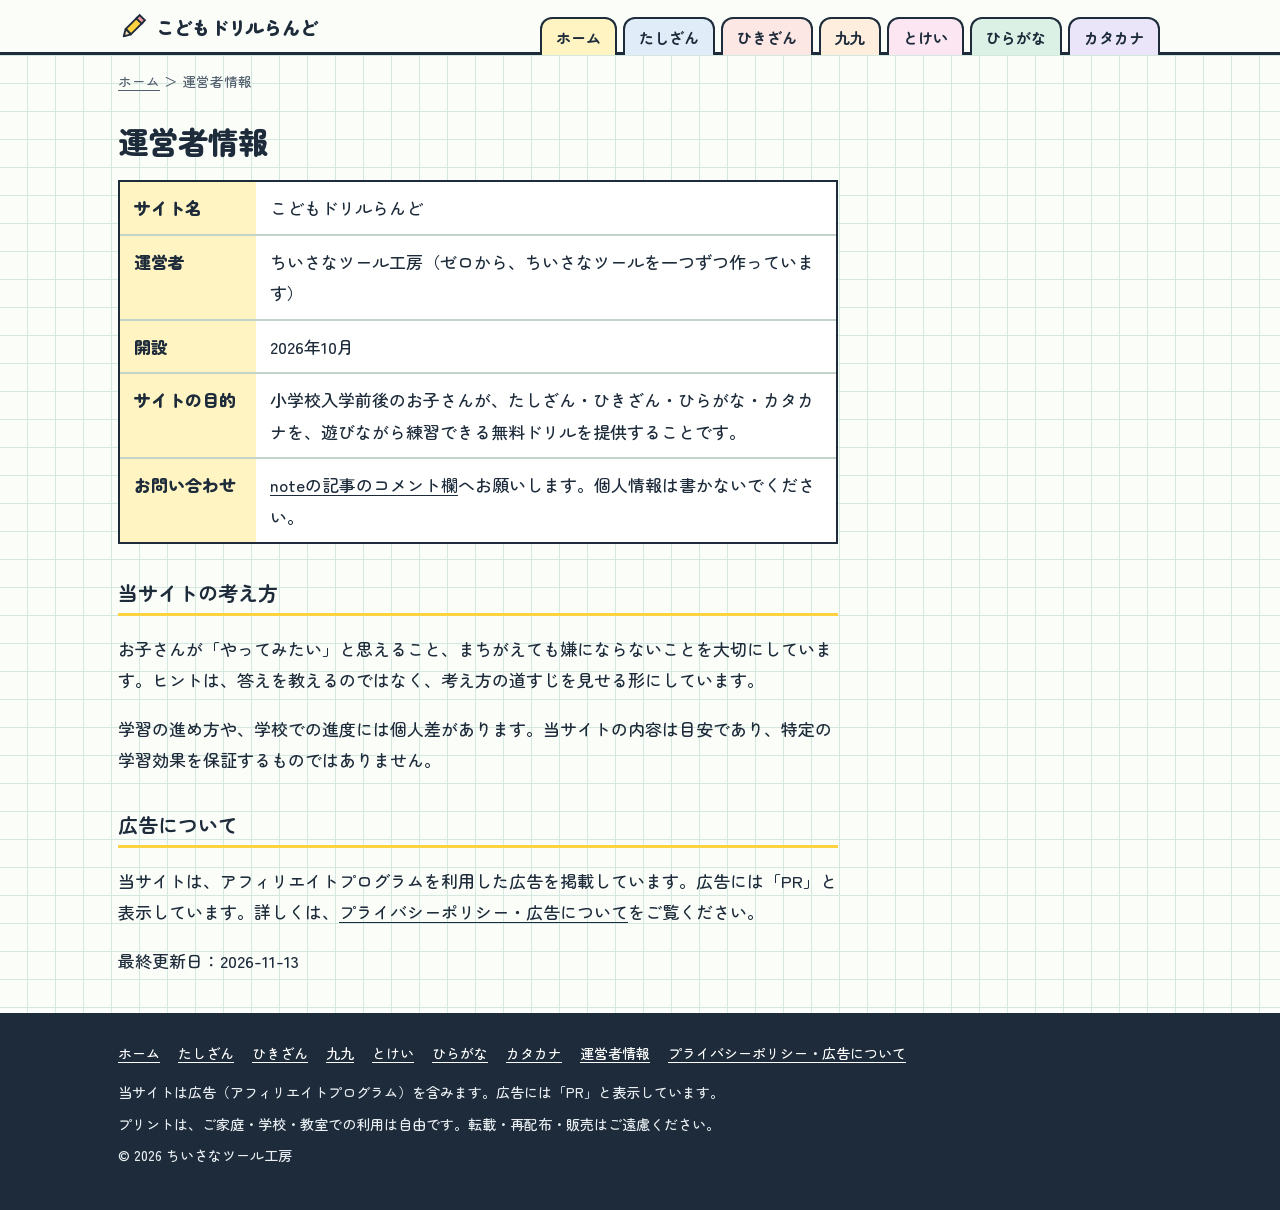
<file: about.html>
<!DOCTYPE html>
<html lang="ja">
<head>
<meta charset="UTF-8">
<meta name="viewport" content="width=device-width, initial-scale=1, viewport-fit=cover">
<title>運営者情報｜こどもドリルらんど</title>
<meta name="description" content="こどもドリルらんどの運営者情報とお問い合わせ先です。">
<link rel="canonical" href="https://zero-kobo.github.io/kids-drill/about.html">
<meta name="theme-color" content="#fbfdf9">
<meta property="og:type" content="website">
<meta property="og:site_name" content="こどもドリルらんど">
<meta property="og:title" content="運営者情報｜こどもドリルらんど">
<meta property="og:description" content="こどもドリルらんどの運営者情報とお問い合わせ先です。">
<meta property="og:url" content="https://zero-kobo.github.io/kids-drill/about.html">
<meta property="og:locale" content="ja_JP">
<meta name="twitter:card" content="summary_large_image">
<meta property="og:image" content="https://zero-kobo.github.io/kids-drill/assets/og.png?v=20261113b"><meta property="og:image:width" content="1200"><meta property="og:image:height" content="630"><meta name="twitter:image" content="https://zero-kobo.github.io/kids-drill/assets/og.png?v=20261113b">
<link rel="icon" href="data:image/svg+xml,%3Csvg xmlns='http://www.w3.org/2000/svg' viewBox='0 0 100 100'%3E%3Ctext y='.9em' font-size='90'%3E✏️%3C/text%3E%3C/svg%3E">
<link rel="preconnect" href="https://fonts.googleapis.com">
<link rel="preconnect" href="https://fonts.gstatic.com" crossorigin>
<link href="https://fonts.googleapis.com/css2?family=Klee+One:wght@400;600&family=Zen+Maru+Gothic:wght@500;700;900&display=swap" rel="stylesheet">
<link rel="stylesheet" href="assets/style.css?v=20261113b">
<script type="application/ld+json">{"@context": "https://schema.org", "@type": "BreadcrumbList", "itemListElement": [{"@type": "ListItem", "position": 1, "name": "ホーム", "item": "https://zero-kobo.github.io/kids-drill/"}, {"@type": "ListItem", "position": 2, "name": "運営者情報", "item": "https://zero-kobo.github.io/kids-drill/about.html"}]}</script>
<!-- Google tag (GA4) -->
<script async src="https://www.googletagmanager.com/gtag/js?id=G-40QSGNSQEL"></script>
<script>window.dataLayer=window.dataLayer||[];function gtag(){dataLayer.push(arguments);}gtag("js",new Date());gtag("config","G-40QSGNSQEL");</script>
</head>
<body class="p-hub">
<a class="sr" href="#main">本文へ移動</a>
<header class="site-top"><div class="wrap"><a class="logo" href="index.html"><svg viewBox="0 0 32 32" aria-hidden="true"><g transform="rotate(45 16 16)"><rect x="12" y="6" width="8" height="17" fill="#ffd23f" stroke="#1d2b3a" stroke-width="2"/><path d="M12 23h8l-4 7z" fill="#f3d9b1" stroke="#1d2b3a" stroke-width="2" stroke-linejoin="round"/><path d="M14.6 27.4h2.8L16 30z" fill="#1d2b3a"/><rect x="12" y="2" width="8" height="5" fill="#f19aa6" stroke="#1d2b3a" stroke-width="2"/></g></svg><span>こどもドリルらんど</span></a><nav class="tabs-nav" aria-label="メインメニュー"><a class="t-home" href="index.html">ホーム</a><a class="t-sum" href="tashizan.html">たしざん</a><a class="t-sub" href="hikizan.html">ひきざん</a><a class="t-mul" href="kuku.html">九九</a><a class="t-clk" href="tokei.html">とけい</a><a class="t-kana" href="hiragana.html">ひらがな</a><a class="t-kata" href="katakana.html">カタカナ</a></nav></div></header>
<main id="main"><div class="wrap"><nav class="crumb" aria-label="パンくずリスト"><a href="index.html">ホーム</a> ＞ 運営者情報</nav><div class="doc"><h1>運営者情報</h1>
<dl>
<dt>サイト名</dt><dd>こどもドリルらんど</dd>
<dt>運営者</dt><dd>ちいさなツール工房（ゼロから、ちいさなツールを一つずつ作っています）</dd>
<dt>開設</dt><dd>2026年10月</dd>
<dt>サイトの目的</dt><dd>小学校入学前後のお子さんが、たしざん・ひきざん・ひらがな・カタカナを、遊びながら練習できる無料ドリルを提供することです。</dd>
<dt>お問い合わせ</dt><dd><a href="https://note.com/zero_kobo/n/nbaeaaa99bd82" target="_blank" rel="noopener noreferrer">noteの記事のコメント欄</a>へお願いします。個人情報は書かないでください。</dd>
</dl>
<h2>当サイトの考え方</h2>
<p>お子さんが「やってみたい」と思えること、まちがえても嫌にならないことを大切にしています。ヒントは、答えを教えるのではなく、考え方の道すじを見せる形にしています。</p>
<p>学習の進め方や、学校での進度には個人差があります。当サイトの内容は目安であり、特定の学習効果を保証するものではありません。</p>
<h2>広告について</h2>
<p>当サイトは、アフィリエイトプログラムを利用した広告を掲載しています。広告には「PR」と表示しています。詳しくは、<a href="privacy.html">プライバシーポリシー・広告について</a>をご覧ください。</p>
<p class="note-s">最終更新日：2026-11-13</p></div></div></main>
<footer class="foot"><div class="wrap">
<ul><li><a href="index.html">ホーム</a></li><li><a href="tashizan.html">たしざん</a></li><li><a href="hikizan.html">ひきざん</a></li><li><a href="kuku.html">九九</a></li><li><a href="tokei.html">とけい</a></li><li><a href="hiragana.html">ひらがな</a></li><li><a href="katakana.html">カタカナ</a></li><li><a href="about.html">運営者情報</a></li><li><a href="privacy.html">プライバシーポリシー・広告について</a></li></ul>
<p>当サイトは広告（アフィリエイトプログラム）を含みます。広告には「PR」と表示しています。</p>
<p>プリントは、ご家庭・学校・教室での利用は自由です。転載・再配布・販売はご遠慮ください。</p>
<p>© 2026 ちいさなツール工房</p>
</div></footer>
</body>
</html>
</file>
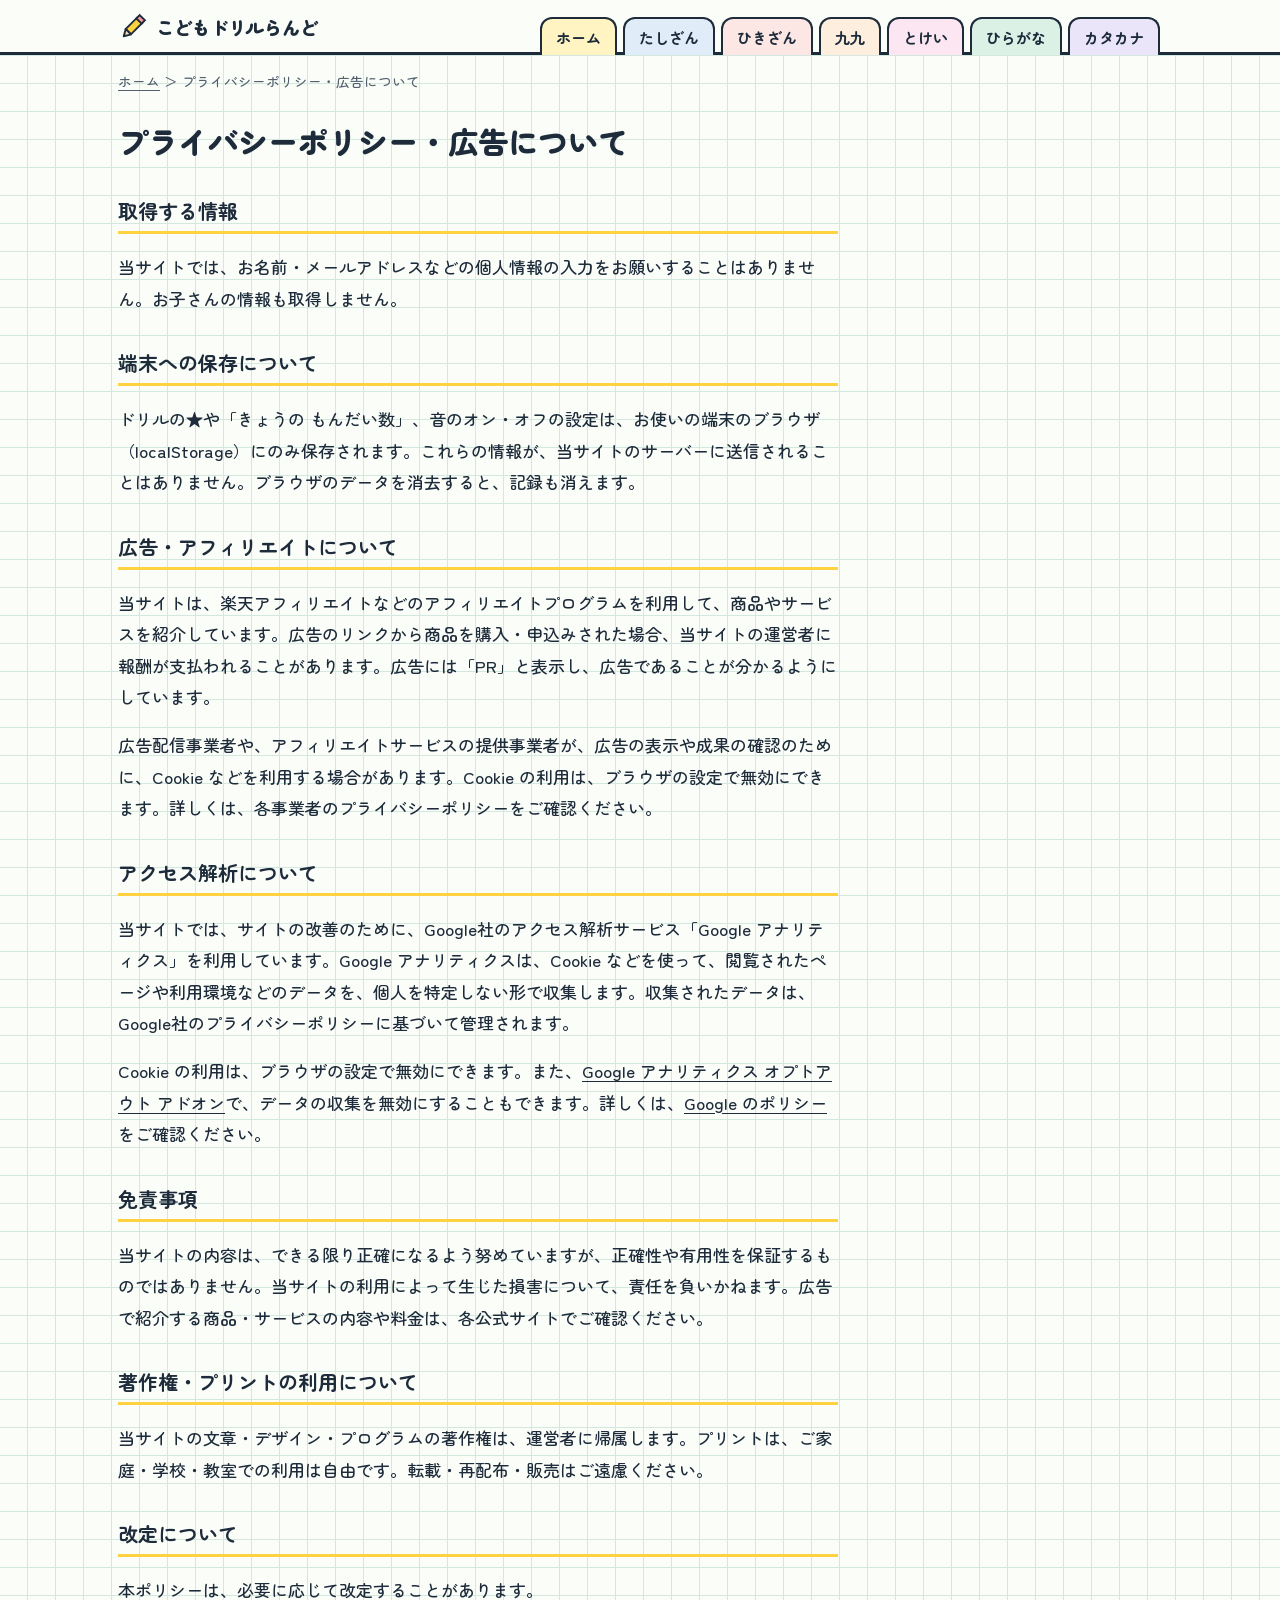
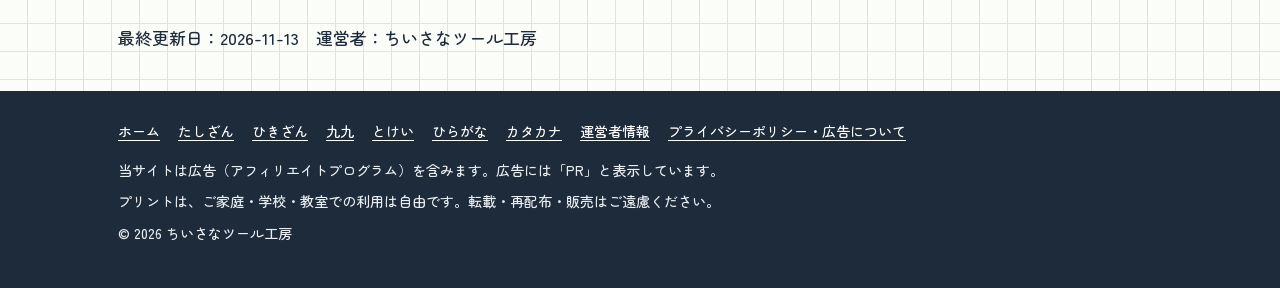
<file: privacy.html>
<!DOCTYPE html>
<html lang="ja">
<head>
<meta charset="UTF-8">
<meta name="viewport" content="width=device-width, initial-scale=1, viewport-fit=cover">
<title>プライバシーポリシー・広告について｜こどもドリルらんど</title>
<meta name="description" content="こどもドリルらんどのプライバシーポリシー、広告（アフィリエイト）の表示、免責事項です。">
<link rel="canonical" href="https://zero-kobo.github.io/kids-drill/privacy.html">
<meta name="theme-color" content="#fbfdf9">
<meta property="og:type" content="website">
<meta property="og:site_name" content="こどもドリルらんど">
<meta property="og:title" content="プライバシーポリシー・広告について｜こどもドリルらんど">
<meta property="og:description" content="こどもドリルらんどのプライバシーポリシー、広告（アフィリエイト）の表示、免責事項です。">
<meta property="og:url" content="https://zero-kobo.github.io/kids-drill/privacy.html">
<meta property="og:locale" content="ja_JP">
<meta name="twitter:card" content="summary_large_image">
<meta property="og:image" content="https://zero-kobo.github.io/kids-drill/assets/og.png?v=20261113b"><meta property="og:image:width" content="1200"><meta property="og:image:height" content="630"><meta name="twitter:image" content="https://zero-kobo.github.io/kids-drill/assets/og.png?v=20261113b">
<link rel="icon" href="data:image/svg+xml,%3Csvg xmlns='http://www.w3.org/2000/svg' viewBox='0 0 100 100'%3E%3Ctext y='.9em' font-size='90'%3E✏️%3C/text%3E%3C/svg%3E">
<link rel="preconnect" href="https://fonts.googleapis.com">
<link rel="preconnect" href="https://fonts.gstatic.com" crossorigin>
<link href="https://fonts.googleapis.com/css2?family=Klee+One:wght@400;600&family=Zen+Maru+Gothic:wght@500;700;900&display=swap" rel="stylesheet">
<link rel="stylesheet" href="assets/style.css?v=20261113b">
<script type="application/ld+json">{"@context": "https://schema.org", "@type": "BreadcrumbList", "itemListElement": [{"@type": "ListItem", "position": 1, "name": "ホーム", "item": "https://zero-kobo.github.io/kids-drill/"}, {"@type": "ListItem", "position": 2, "name": "プライバシーポリシー・広告について", "item": "https://zero-kobo.github.io/kids-drill/privacy.html"}]}</script>
<!-- Google tag (GA4) -->
<script async src="https://www.googletagmanager.com/gtag/js?id=G-40QSGNSQEL"></script>
<script>window.dataLayer=window.dataLayer||[];function gtag(){dataLayer.push(arguments);}gtag("js",new Date());gtag("config","G-40QSGNSQEL");</script>
</head>
<body class="p-hub">
<a class="sr" href="#main">本文へ移動</a>
<header class="site-top"><div class="wrap"><a class="logo" href="index.html"><svg viewBox="0 0 32 32" aria-hidden="true"><g transform="rotate(45 16 16)"><rect x="12" y="6" width="8" height="17" fill="#ffd23f" stroke="#1d2b3a" stroke-width="2"/><path d="M12 23h8l-4 7z" fill="#f3d9b1" stroke="#1d2b3a" stroke-width="2" stroke-linejoin="round"/><path d="M14.6 27.4h2.8L16 30z" fill="#1d2b3a"/><rect x="12" y="2" width="8" height="5" fill="#f19aa6" stroke="#1d2b3a" stroke-width="2"/></g></svg><span>こどもドリルらんど</span></a><nav class="tabs-nav" aria-label="メインメニュー"><a class="t-home" href="index.html">ホーム</a><a class="t-sum" href="tashizan.html">たしざん</a><a class="t-sub" href="hikizan.html">ひきざん</a><a class="t-mul" href="kuku.html">九九</a><a class="t-clk" href="tokei.html">とけい</a><a class="t-kana" href="hiragana.html">ひらがな</a><a class="t-kata" href="katakana.html">カタカナ</a></nav></div></header>
<main id="main"><div class="wrap"><nav class="crumb" aria-label="パンくずリスト"><a href="index.html">ホーム</a> ＞ プライバシーポリシー・広告について</nav><div class="doc"><h1>プライバシーポリシー・広告について</h1>
<h2>取得する情報</h2>
<p>当サイトでは、お名前・メールアドレスなどの個人情報の入力をお願いすることはありません。お子さんの情報も取得しません。</p>
<h2>端末への保存について</h2>
<p>ドリルの★や「きょうの もんだい数」、音のオン・オフの設定は、お使いの端末のブラウザ（localStorage）にのみ保存されます。これらの情報が、当サイトのサーバーに送信されることはありません。ブラウザのデータを消去すると、記録も消えます。</p>
<h2>広告・アフィリエイトについて</h2>
<p>当サイトは、楽天アフィリエイトなどのアフィリエイトプログラムを利用して、商品やサービスを紹介しています。広告のリンクから商品を購入・申込みされた場合、当サイトの運営者に報酬が支払われることがあります。広告には「PR」と表示し、広告であることが分かるようにしています。</p>
<p>広告配信事業者や、アフィリエイトサービスの提供事業者が、広告の表示や成果の確認のために、Cookie などを利用する場合があります。Cookie の利用は、ブラウザの設定で無効にできます。詳しくは、各事業者のプライバシーポリシーをご確認ください。</p>
<h2>アクセス解析について</h2>
<p>当サイトでは、サイトの改善のために、Google社のアクセス解析サービス「Google アナリティクス」を利用しています。Google アナリティクスは、Cookie などを使って、閲覧されたページや利用環境などのデータを、個人を特定しない形で収集します。収集されたデータは、Google社のプライバシーポリシーに基づいて管理されます。</p>
<p>Cookie の利用は、ブラウザの設定で無効にできます。また、<a href="https://tools.google.com/dlpage/gaoptout?hl=ja" target="_blank" rel="noopener noreferrer">Google アナリティクス オプトアウト アドオン</a>で、データの収集を無効にすることもできます。詳しくは、<a href="https://policies.google.com/technologies/partner-sites?hl=ja" target="_blank" rel="noopener noreferrer">Google のポリシー</a>をご確認ください。</p>
<h2>免責事項</h2>
<p>当サイトの内容は、できる限り正確になるよう努めていますが、正確性や有用性を保証するものではありません。当サイトの利用によって生じた損害について、責任を負いかねます。広告で紹介する商品・サービスの内容や料金は、各公式サイトでご確認ください。</p>
<h2>著作権・プリントの利用について</h2>
<p>当サイトの文章・デザイン・プログラムの著作権は、運営者に帰属します。プリントは、ご家庭・学校・教室での利用は自由です。転載・再配布・販売はご遠慮ください。</p>
<h2>改定について</h2>
<p>本ポリシーは、必要に応じて改定することがあります。</p>
<p class="note-s">最終更新日：2026-11-13　運営者：ちいさなツール工房</p></div></div></main>
<footer class="foot"><div class="wrap">
<ul><li><a href="index.html">ホーム</a></li><li><a href="tashizan.html">たしざん</a></li><li><a href="hikizan.html">ひきざん</a></li><li><a href="kuku.html">九九</a></li><li><a href="tokei.html">とけい</a></li><li><a href="hiragana.html">ひらがな</a></li><li><a href="katakana.html">カタカナ</a></li><li><a href="about.html">運営者情報</a></li><li><a href="privacy.html">プライバシーポリシー・広告について</a></li></ul>
<p>当サイトは広告（アフィリエイトプログラム）を含みます。広告には「PR」と表示しています。</p>
<p>プリントは、ご家庭・学校・教室での利用は自由です。転載・再配布・販売はご遠慮ください。</p>
<p>© 2026 ちいさなツール工房</p>
</div></footer>
</body>
</html>
</file>
<file: assets/style.css>
/* こどもドリルらんど — 小学校の算数ノートをモチーフにしたデザイン */
:root{
  --paper:#fbfdf9; --grid:#d3e8de; --grid-soft:#e6f2ec; --ink:#1d2b3a; --sub:#53616f; --line:#c3d3ca;
  --pencil:#ffd23f; --hl:#fff0a8;
  --red:#d6382f; --blue:#2f6fb5; --green:#1a7c52; --violet:#6a4cc0;
  --accent:#1d2b3a; --accent-soft:#fff4c2;
  --ff:"Zen Maru Gothic","Hiragino Maru Gothic ProN","Hiragino Kaku Gothic ProN","Yu Gothic",Meiryo,sans-serif;
  --ff-kyo:"Klee One","UD Digi Kyokasho N-R","UD デジタル 教科書体 N-R","Hiragino Maru Gothic ProN","Yu Gothic",sans-serif;
}
body.p-sum{--accent:#2f6fb5;--accent-soft:#e1ecf9}
body.p-sub{--accent:#d6382f;--accent-soft:#fde7e5}
body.p-mul{--accent:#c2620e;--accent-soft:#fdeedd}
body.p-clk{--accent:#b83280;--accent-soft:#fbe6f1}
body.p-kana{--accent:#1a7c52;--accent-soft:#dcf1e6}
body.p-kata{--accent:#6a4cc0;--accent-soft:#ebe5fa}
*{box-sizing:border-box;-webkit-tap-highlight-color:transparent}
html{-webkit-text-size-adjust:100%}
body{
  margin:0;color:var(--ink);font-family:var(--ff);font-size:17px;line-height:1.85;font-weight:500;
  background-color:var(--paper);
  background-image:linear-gradient(var(--grid) 1px,transparent 1px),linear-gradient(90deg,var(--grid) 1px,transparent 1px);
  background-size:28px 28px;background-position:-1px -1px;
  padding-bottom:env(safe-area-inset-bottom);
}
img,svg{max-width:100%}
a{color:var(--accent);text-underline-offset:3px}
a:hover{text-decoration-thickness:2px}
button{font-family:inherit;font-weight:700;color:inherit;cursor:pointer;-webkit-user-select:none;user-select:none}
:focus-visible{outline:3px solid var(--ink);outline-offset:2px;border-radius:4px}
.wrap{max-width:1080px;margin:0 auto;padding:0 18px}
.sr{position:absolute;width:1px;height:1px;overflow:hidden;clip:rect(0 0 0 0);white-space:nowrap}

/* ---------- ヘッダー ---------- */
.site-top{background:var(--paper);border-bottom:3px solid var(--ink)}
.site-top .wrap{display:flex;align-items:flex-end;justify-content:space-between;gap:12px;flex-wrap:wrap;padding-top:12px}
.logo{display:flex;align-items:center;gap:8px;font-weight:900;font-size:1.15rem;text-decoration:none;color:var(--ink);padding-bottom:10px;line-height:1.2}
.logo svg{width:30px;height:30px;flex:none}
.tabs-nav{display:flex;gap:6px;overflow-x:auto;max-width:100%;padding:0 2px;margin-bottom:-3px;scrollbar-width:none}
.tabs-nav::-webkit-scrollbar{display:none}
.tabs-nav a{
  flex:none;text-decoration:none;color:var(--ink);font-weight:700;font-size:.95rem;line-height:1;
  padding:11px 14px 10px;border:2px solid var(--ink);border-bottom:0;border-radius:12px 12px 0 0;background:var(--tc,#fff);
}
.tabs-nav a[aria-current="page"]{padding-bottom:13px;background:var(--ink);color:#fff}
.tabs-nav .t-home{--tc:#fff4c2}.tabs-nav .t-sum{--tc:#e1ecf9}.tabs-nav .t-sub{--tc:#fde7e5}.tabs-nav .t-mul{--tc:#fdeedd}.tabs-nav .t-clk{--tc:#fbe6f1}.tabs-nav .t-kana{--tc:#dcf1e6}.tabs-nav .t-kata{--tc:#ebe5fa}

/* ---------- ヒーロー＋ドリル ---------- */
.crumb{font-size:.85rem;color:var(--sub);margin:16px 0 0;line-height:1.5}
.crumb a{color:var(--sub)}
.stage{display:grid;gap:26px;padding:18px 0 40px}
.hero h1{font-size:clamp(1.9rem,6.4vw,2.9rem);line-height:1.25;margin:10px 0 14px;font-weight:900;letter-spacing:.01em}
.hero h1 small{display:block;font-size:.5em;font-weight:700;color:var(--sub);margin-top:6px;letter-spacing:0}
.hero .lead{background:var(--paper);border-left:6px solid var(--accent);padding:12px 16px;margin:0 0 14px;max-width:34em}
.chips{display:flex;flex-wrap:wrap;gap:8px;list-style:none;margin:0 0 4px;padding:0}
.chips li{background:#fff;border:2px solid var(--ink);border-radius:999px;padding:3px 13px;font-size:.88rem;font-weight:700;line-height:1.6}
.chips li:nth-child(1){background:var(--hl)}
.toc-mini{margin:14px 0 0;font-size:.92rem;background:var(--paper);padding:10px 14px;border:2px dashed var(--line);max-width:34em}
.toc-mini b{display:block;margin-bottom:2px}
.toc-mini ul{margin:0;padding-left:1.2em;line-height:1.9}
@media(min-width:980px){
  .stage{grid-template-columns:minmax(0,1fr) 520px;align-items:start;gap:40px;padding-top:30px}
  .hero{position:sticky;top:20px}
}

/* ---------- ドリル本体（スパイラルノート） ---------- */
.tool{position:relative;background:#fff;border:3px solid var(--ink);border-radius:8px 8px 20px 20px;padding:26px 16px 18px;box-shadow:6px 6px 0 var(--accent)}
.tool::before{content:"";position:absolute;left:14px;right:14px;top:-13px;height:22px;
  background:radial-gradient(ellipse 5px 9px at 50% 50%,var(--paper) 0 90%,transparent 100%) 0 0/26px 22px repeat-x;
  border-radius:6px}
.tool::after{content:"";position:absolute;left:14px;right:14px;top:-13px;height:22px;pointer-events:none;
  background:radial-gradient(ellipse 5.5px 9.5px at 50% 50%,transparent 0 78%,var(--ink) 82% 100%,transparent 101%) 0 0/26px 22px repeat-x}
.tool-head{display:flex;align-items:center;justify-content:space-between;gap:10px;margin-bottom:12px;flex-wrap:wrap}
.tool-title{margin:0;font-size:1.2rem;font-weight:900}
.tool-meta{display:flex;align-items:center;gap:8px;font-size:.85rem;color:var(--sub)}
.snd{border:2px solid var(--ink);background:#fff;border-radius:999px;padding:3px 11px;font-size:.82rem;line-height:1.6}
.snd[aria-pressed="false"]{background:var(--grid-soft);color:var(--sub)}
.view{min-height:360px}
.pick{display:flex;justify-content:space-between;align-items:baseline;margin:2px 0 10px;font-weight:700}
.total{font-size:.9rem;color:#8a6200;background:var(--hl);border-radius:999px;padding:0 10px}
.levels{display:flex;flex-direction:column;gap:9px}
.level{display:flex;gap:7px;align-items:stretch}
.level-main{flex:1;min-width:0;display:flex;align-items:center;gap:11px;text-align:left;background:#fff;border:2px solid var(--ink);border-radius:10px;padding:9px 11px;transition:transform .08s}
.level-main:hover{background:var(--accent-soft)}
.level-main:active{transform:translate(2px,2px)}
.lv-no{flex:none;width:36px;height:36px;border-radius:8px;background:var(--accent);color:#fff;display:grid;place-items:center;font-family:var(--ff-kyo);font-weight:600;font-size:1.25rem;line-height:1}
.lv-text{flex:1;min-width:0;display:flex;flex-direction:column;line-height:1.45}
.lv-text b{font-size:1rem}
.lv-text small{color:var(--sub);font-size:.8rem;font-weight:500}
.lv-text em{font-style:normal;font-size:.72rem;color:var(--accent);font-weight:700}
.lv-stars{flex:none;color:#d99a00;letter-spacing:1px;font-size:1rem;white-space:nowrap}
.level-print{flex:none;border:2px dashed var(--ink);background:#fff;border-radius:10px;padding:0 10px;font-size:.78rem;line-height:1.3;writing-mode:horizontal-tb}
.level-print:hover{background:var(--hl)}
.chart-card{display:block;width:100%;margin-top:9px;text-align:left;background:var(--accent-soft);border:2px solid var(--ink);border-radius:10px;padding:10px 14px;line-height:1.5}
.chart-card small{display:block;font-weight:500;color:var(--sub);font-size:.8rem}

/* 出題 */
.bar{display:flex;justify-content:space-between;align-items:center;gap:8px;margin-bottom:8px;font-weight:700;font-size:.9rem}
.back{border:2px solid var(--ink);background:#fff;border-radius:999px;padding:2px 12px;font-size:.85rem;line-height:1.7}
.lvl{color:var(--accent)}
.cnt{color:var(--sub)}
.prog{display:flex;gap:5px;list-style:none;margin:0 0 12px;padding:0}
.prog li{flex:1;height:8px;border-radius:4px;background:var(--grid-soft);border:1px solid var(--line)}
.prog li.ok{background:var(--green);border-color:var(--green)}
.prog li.ng{background:var(--red);border-color:var(--red)}
.prog li.now{background:var(--pencil);border-color:var(--ink)}
.note{border:2px solid var(--ink);border-radius:10px;padding:14px 8px 10px;text-align:center;
  background-color:#fff;background-image:linear-gradient(var(--grid-soft) 1px,transparent 1px),linear-gradient(90deg,var(--grid-soft) 1px,transparent 1px);background-size:24px 24px}
.eq{display:flex;justify-content:center;align-items:baseline;gap:.15em;font-family:var(--ff-kyo);font-weight:600;font-size:clamp(2.3rem,11vw,3.4rem);line-height:1.3;white-space:nowrap}
.eq .o{color:var(--accent);padding:0 .08em}
.ans{display:inline-block;min-width:1.6em;text-align:center;border-bottom:5px solid var(--pencil);color:var(--accent)}
.ans.good{border-color:var(--green);color:var(--green)}
.msg{min-height:1.7em;margin:6px 0 0;font-weight:900}
.msg.good{color:var(--green)}.msg.bad{color:var(--red)}
.hint{font-size:.95rem;line-height:1.7;text-align:center}
.hint p{margin:6px 8px;background:#fff;border:2px dashed var(--line);border-radius:8px;padding:6px 10px}
.hint b{color:var(--accent);font-family:var(--ff-kyo);font-size:1.2em}
.dotrow{display:flex;justify-content:center;align-items:center;gap:14px;margin-top:6px}
.plus{font-weight:900;color:var(--sub)}
.dotgrid{display:grid;grid-template-columns:repeat(5,18px);gap:5px}
.dot{width:18px;height:18px;border-radius:50%;display:block}
.dot.d1{background:var(--blue)}.dot.d2{background:var(--pencil);border:2px solid var(--ink)}
.dot.x{background:#fff;border:2px dashed var(--red);position:relative}
.dot.x::after{content:"";position:absolute;left:-2px;right:-2px;top:50%;border-top:2px solid var(--red);transform:rotate(-40deg)}
.pad{display:grid;grid-template-columns:repeat(3,1fr);gap:8px;margin-top:12px}
.pad button{font-family:var(--ff-kyo);font-weight:600;font-size:1.8rem;line-height:1;padding:13px 0;border:2px solid var(--ink);border-radius:12px;background:#fff;box-shadow:0 4px 0 var(--ink);transition:transform .06s,box-shadow .06s}
.pad button:active{transform:translateY(4px);box-shadow:0 0 0 var(--ink)}
.pad .fn{background:var(--grid-soft);font-family:var(--ff)}
.pad .go{background:var(--accent);color:#fff;font-family:var(--ff);font-size:1.05rem;font-weight:900}
.hintbtn{display:block;margin:12px auto 0;border:2px dashed var(--ink);background:#fff;border-radius:999px;padding:5px 18px;font-size:.9rem}
.hintbtn:hover{background:var(--hl)}
.word-note{padding:18px 8px 12px}
.word{font-family:var(--ff-kyo);font-weight:600;font-size:clamp(2.6rem,13vw,3.8rem);line-height:1.35;letter-spacing:.06em;word-break:keep-all}
.choices{display:grid;grid-template-columns:1fr 1fr;gap:10px;margin-top:12px}
.choice{font-size:3.4rem;line-height:1.2;padding:12px 0;border:2px solid var(--ink);border-radius:14px;background:#fff;box-shadow:0 4px 0 var(--ink);transition:transform .06s,box-shadow .06s}
.choice:active{transform:translateY(4px);box-shadow:none}
.choice.ng{opacity:.25;box-shadow:none}
.choice.ok{background:#dff5e8;border-color:var(--green);box-shadow:0 4px 0 var(--green)}
.shake{animation:shake .32s}
@keyframes shake{0%,100%{transform:translateX(0)}25%{transform:translateX(-7px)}50%{transform:translateX(7px)}75%{transform:translateX(-4px)}}

/* 結果：赤ペンのはなまる（ここだけ動かす） */
.result{text-align:center;padding:6px 0 0}
.mark{width:150px;height:150px;display:block;margin:0 auto}
.mark .stroke{fill:none;stroke:var(--red);stroke-width:4.5;stroke-linecap:round;stroke-linejoin:round;stroke-dasharray:1;stroke-dashoffset:1;animation:draw .9s ease-out forwards}
.mark .s2{animation-delay:.7s;animation-duration:.8s}
@keyframes draw{to{stroke-dashoffset:0}}
.mark.none{width:auto;height:auto;font-family:var(--ff-kyo);font-size:2rem;font-weight:600;color:var(--red);transform:rotate(-4deg);margin:20px auto}
.result h3{margin:4px 0;font-size:1.3rem}
.rstars{color:#d99a00;font-size:1.8rem;letter-spacing:4px;margin:0}
.actions{display:flex;flex-direction:column;gap:9px;margin-top:12px}
.btn{border:2px solid var(--ink);border-radius:12px;background:var(--pencil);padding:11px;font-size:1.05rem;box-shadow:0 4px 0 var(--ink)}
.btn:active{transform:translateY(4px);box-shadow:none}
.btn.go{background:var(--accent);color:#fff}
.btn.sub{background:#fff}

/* 文字表 */
.ctabs{display:flex;gap:6px;margin:8px 0 10px;flex-wrap:wrap}
.ctabs button{border:2px solid var(--ink);background:#fff;border-radius:999px;padding:2px 12px;font-size:.82rem;line-height:1.7}
.ctabs button.on{background:var(--ink);color:#fff}
.chart{display:grid;gap:6px}
.chart.cols5{grid-template-columns:repeat(5,1fr)}
.chart.cols3{grid-template-columns:repeat(3,1fr)}
.ch{font-family:var(--ff-kyo);font-weight:600;font-size:1.7rem;line-height:1;padding:10px 0;border:2px solid var(--ink);border-radius:10px;background:#fff}
.ch.blank{border-color:transparent;background:none}
.ch.hit{background:var(--pencil)}
.ch:not(.blank):active{background:var(--hl)}
.chart-note{text-align:center;font-size:.82rem;color:var(--sub);margin:8px 0 0}

/* もじを えらんで れんしゅう */
.pick-lead{margin:2px 0 8px;font-size:.92rem;line-height:1.6}
.btn:disabled{opacity:.4;box-shadow:none;cursor:not-allowed}
.pick-note{padding:14px 8px 10px}
.ask{margin:0 0 2px;font-weight:700;line-height:1.5}
.bigc{font-family:var(--ff-kyo);font-weight:600;font-size:clamp(5rem,28vw,7.5rem);line-height:1.1;color:var(--accent)}
.choice.charc{font-family:var(--ff-kyo);font-weight:600;font-size:3.2rem}
.detail{margin-top:10px;min-height:96px;border:2px dashed var(--line);border-radius:10px;padding:8px 12px;display:flex;align-items:center;justify-content:center;gap:18px;flex-wrap:wrap;text-align:center;background:#fff;font-size:.9rem;color:var(--sub);line-height:1.5}
.dc{font-family:var(--ff-kyo);font-weight:600;font-size:3.6rem;line-height:1;color:var(--accent)}
.dw{display:flex;flex-direction:column;align-items:center;font-family:var(--ff-kyo);font-weight:600;font-size:1.3rem;color:var(--ink);line-height:1.3}
.de{font-size:2.2rem;line-height:1.2}
.hl{background:var(--hl);color:var(--accent);padding:0 .1em;border-radius:3px}
.msg .wd{font-family:var(--ff-kyo);font-weight:600;font-size:1.3rem}

/* ---------- 記事部分 ---------- */
.sheet{background:var(--paper);border-top:3px solid var(--ink);padding:36px 0 10px}
.art{max-width:720px}
.art-sec{margin:0 0 44px}
.art-sec h2{font-size:clamp(1.35rem,4.6vw,1.7rem);line-height:1.4;margin:0 0 14px;font-weight:900;display:inline;background:linear-gradient(transparent 60%,var(--hl) 60%);padding:0 4px;-webkit-box-decoration-break:clone;box-decoration-break:clone}
.art-sec .h2wrap{margin:0 0 14px}
.art-sec h3{font-size:1.08rem;margin:22px 0 4px;font-weight:900}
.art-sec p{margin:0 0 1em}
.art-sec ul{padding-left:1.3em;margin:0 0 1em}
.art-sec li{margin-bottom:.35em}
.art-sec .note-s{font-size:.88rem;color:var(--sub)}
.toc{border:2px solid var(--ink);border-radius:10px;padding:14px 18px;background:#fff;margin-bottom:40px}
.toc b{display:block;margin-bottom:4px}
.toc ol{margin:0;padding-left:1.4em}
.toc li{margin:0}
.tbl-wrap{overflow-x:auto;margin:6px 0 12px}
.tbl{border-collapse:collapse;min-width:100%;background:#fff;font-size:.95rem;line-height:1.6}
.tbl th,.tbl td{border:2px solid var(--ink);padding:8px 12px;text-align:left;vertical-align:top}
.tbl th{background:var(--accent-soft);white-space:nowrap}
.steps{list-style:none;counter-reset:s;padding:0;margin:0 0 1em}
.steps li{counter-increment:s;position:relative;padding:0 0 18px 54px;margin:0}
.steps li::before{content:counter(s);position:absolute;left:0;top:2px;width:38px;height:38px;border-radius:50%;background:var(--accent);color:#fff;display:grid;place-items:center;font-family:var(--ff-kyo);font-weight:600;font-size:1.2rem;line-height:1}
.steps li::after{content:"";position:absolute;left:18px;top:44px;bottom:6px;border-left:3px dotted var(--line)}
.steps li:last-child::after{display:none}
.steps b{display:block;font-size:1.05rem}
.tip{border-left:6px solid var(--pencil);background:#fffbe6;padding:12px 16px;margin:0 0 1em}
.tip b{display:block}
.ex{font-family:var(--ff-kyo);font-weight:600;background:#fff;border:2px dashed var(--line);border-radius:8px;padding:8px 14px;margin:.4em 0;line-height:1.9}
.faq{border-bottom:2px solid var(--line)}
.faq summary{cursor:pointer;list-style:none;padding:13px 34px 13px 0;font-weight:900;position:relative;line-height:1.55}
.faq summary::-webkit-details-marker{display:none}
.faq summary::after{content:"+";position:absolute;right:4px;top:50%;transform:translateY(-50%);font-size:1.5rem;font-weight:500;color:var(--accent)}
.faq[open] summary::after{content:"−"}
.faq .a{padding:0 0 14px}
.faq .a p:last-child{margin:0}
.rel{display:grid;gap:12px;grid-template-columns:1fr}
.rel a{display:block;text-decoration:none;color:var(--ink);background:#fff;border:2px solid var(--ink);border-top:8px solid var(--rc,var(--ink));border-radius:10px;padding:10px 14px;line-height:1.55}
.rel a:hover{background:var(--grid-soft)}
.rel b{display:block;font-size:1.05rem}
.rel span{font-size:.88rem;color:var(--sub)}
@media(min-width:640px){.rel{grid-template-columns:1fr 1fr}.rel.three{grid-template-columns:repeat(3,1fr)}}

/* 広告・おすすめ */
.ad-wrap{margin:0 0 44px;max-width:720px}
.pr{display:inline-block;font-size:.72rem;font-weight:700;border:1.5px solid var(--sub);color:var(--sub);border-radius:4px;padding:0 6px;line-height:1.6;margin-bottom:6px}
.ad-ph{border:2px dashed var(--line);border-radius:10px;padding:22px 10px;text-align:center;color:var(--sub);font-size:.9rem;background:#fff}
.ad-ph small{font-size:.75rem}
.recs{display:grid;gap:12px}
@media(min-width:640px){.recs{grid-template-columns:1fr 1fr}}
.rec{display:flex;flex-direction:column;gap:2px;text-decoration:none;color:var(--ink);background:#fff;border:2px solid var(--ink);border-radius:10px;padding:12px 14px;line-height:1.55;box-shadow:4px 4px 0 var(--accent)}
.rec:hover{background:var(--accent-soft)}
.rec-tag{font-size:.75rem;color:var(--accent);font-weight:700}
.rec b{font-size:1.05rem}
.rec-desc{font-size:.88rem;color:var(--sub);font-weight:500}
.rec-go{font-size:.85rem;font-weight:700;color:var(--accent);margin-top:4px}

/* フッター */
.foot{background:var(--ink);color:#e9eef2;padding:28px 0 36px;font-size:.88rem;line-height:1.8}
.foot a{color:#fff}
.foot ul{list-style:none;margin:0 0 14px;padding:0;display:flex;flex-wrap:wrap;gap:6px 18px}
.foot p{margin:0 0 6px}

/* 運営者情報などの文書ページ */
.doc{max-width:720px;padding:30px 0 20px}
.doc h1{font-size:1.9rem;line-height:1.35;margin:0 0 18px;font-weight:900}
.doc h2{font-size:1.25rem;margin:30px 0 8px;border-bottom:3px solid var(--pencil);padding-bottom:2px}
.doc dl{display:grid;grid-template-columns:8em 1fr;border:2px solid var(--ink);background:#fff;margin:0}
.doc dt,.doc dd{margin:0;padding:10px 14px;border-bottom:2px solid var(--line)}
.doc dt{background:var(--accent-soft);font-weight:900}
.doc dl>:nth-last-child(-n+2){border-bottom:0}
@media(max-width:560px){.doc dl{grid-template-columns:1fr}.doc dt{border-bottom:0;padding-bottom:0}}

/* ハブページ */
.hub-grid{display:grid;gap:14px;margin:6px 0 0}
@media(min-width:700px){.hub-grid{grid-template-columns:1fr 1fr}}
.hub-card{display:flex;flex-direction:column;gap:4px;text-decoration:none;color:var(--ink);background:#fff;border:3px solid var(--ink);border-radius:12px;padding:16px 18px;box-shadow:6px 6px 0 var(--hc);transition:transform .1s,box-shadow .1s}
.hub-card:hover{transform:translate(2px,2px);box-shadow:4px 4px 0 var(--hc)}
.hub-card .big{font-family:var(--ff-kyo);font-weight:600;font-size:2.6rem;line-height:1.2;color:var(--hc)}
.hub-card b{font-size:1.2rem}
.hub-card span{font-size:.92rem;color:var(--sub);line-height:1.6}

/* ---------- 印刷 ---------- */
#print-area{display:none}
@media print{
  @page{size:A4;margin:14mm}
  body.printing>*:not(#print-area){display:none!important}
  body.printing{background:#fff!important;font-size:12pt}
  body.printing #print-area{display:block}
  .ps h1{font-size:17pt;margin:0 0 6mm;line-height:1.4}
  .ps-meta{font-size:12pt;margin:0 0 8mm;text-align:right}
  .ps-grid{display:grid;grid-template-columns:1fr 1fr;gap:9mm 12mm}
  .ps-q{display:flex;align-items:baseline;gap:6px;font-size:20pt;font-family:var(--ff-kyo);border-bottom:1.5px solid #888;padding-bottom:2mm;white-space:nowrap}
  .ps-q .no{font-size:11pt;min-width:1.6em;font-family:var(--ff);color:#555}
  .ps-q .bl{flex:1;min-width:14mm}
  .ps-q b{color:#c00}
  .ps-foot{margin-top:12mm;font-size:9pt;color:#777;text-align:center}
  .pb{break-before:page}
  .ps-chart{display:grid;gap:3mm}
  .ps-chart.cols5{grid-template-columns:repeat(5,1fr)}
  .ps-chart.cols3{grid-template-columns:repeat(3,1fr)}
  .ps-chart span{font-family:var(--ff-kyo);font-size:26pt;text-align:center;border:1.5px solid #444;border-radius:3mm;padding:1.5mm 0;line-height:1.3}
  .ps-chart span.blank{border-color:transparent}
}

@media(prefers-reduced-motion:reduce){
  *{animation-duration:.01ms!important;animation-delay:0s!important;transition:none!important}
  .mark .stroke{stroke-dashoffset:0}
}

/* 改行の整え */
.pick-lead b{display:inline-block}

/* ステップ（ぎょうごとに おぼえる） */
.steps-grid{display:grid;grid-template-columns:1fr 1fr;gap:12px 9px;margin:6px 0 14px}
.step{position:relative;display:flex;flex-direction:column;align-items:flex-start;gap:1px;text-align:left;background:#fff;border:2px solid var(--ink);border-radius:10px;padding:8px 11px 6px;line-height:1.4;transition:transform .08s}
.step:hover{background:var(--accent-soft)}
.step:active{transform:translate(2px,2px)}
.step b{font-size:1.1rem}
.st-ch{font-family:var(--ff-kyo);font-weight:600;font-size:1rem;letter-spacing:.1em;color:var(--sub);white-space:nowrap}
.step .lv-stars{font-size:.9rem}
.step.rec{background:var(--accent-soft);box-shadow:0 3px 0 var(--accent)}
.rec-tag{position:absolute;top:-11px;right:8px;background:var(--pencil);border:2px solid var(--ink);border-radius:999px;padding:0 9px;font-size:.72rem;font-weight:900;line-height:1.55}
.learn{display:grid;grid-template-columns:repeat(auto-fit,minmax(140px,1fr));gap:10px;margin:8px 0 4px}
.lc{border:2px solid var(--ink);border-radius:12px;background:#fff;padding:8px 6px 10px;text-align:center;display:flex;flex-direction:column;align-items:center;gap:4px}
.lc-ch{font-family:var(--ff-kyo);font-weight:600;font-size:3.6rem;line-height:1.1;color:var(--accent)}
.lc-w{display:flex;flex-direction:column;align-items:center;font-family:var(--ff-kyo);font-weight:600;font-size:1.15rem;line-height:1.3}
.lc-e{font-size:2rem;line-height:1.2}
.lc-none{font-family:var(--ff);font-weight:500;font-size:.78rem;color:var(--sub)}

/* 楽天の商品リンク枠 */
.ad-lead{margin:0 0 8px;font-size:.9rem;color:var(--sub);line-height:1.6}
.rk-list{display:flex;flex-wrap:wrap;gap:10px 14px}
.rk-list table{max-width:100%}
.rk-list br{display:none}
.rk-list p:empty{display:none}
/* おすすめ教材カードのラベル（ステップの「つぎは ここ」印と別物） */
.recs .rec-tag{position:static;top:auto;right:auto;background:none;border:0;border-radius:0;padding:0;font-size:.75rem;font-weight:700;color:var(--accent);line-height:1.5}

/* 九九表 */
.kuku-wrap{overflow-x:auto}
.kuku{border-collapse:collapse;width:100%;min-width:300px;font-family:var(--ff-kyo);font-weight:600;text-align:center;font-size:.95rem}
.kuku th,.kuku td{border:1.5px solid var(--line);padding:5px 0;width:10%}
.kuku th{background:var(--accent-soft);color:var(--accent)}
.kuku td.sq{background:#fff6d6}
.yomi{columns:2;column-gap:18px;list-style:none;padding:0;margin:.4em 0;font-size:.92rem}
.yomi li{break-inside:avoid;padding:2px 0}
.yomi b{font-family:var(--ff-kyo);display:inline-block;min-width:4.6em}

/* とけい */
.clock{display:block;width:min(64vw,230px);height:auto;margin:4px auto 2px}
.clock text{font-family:var(--ff-kyo)}
.clock-note{text-align:center}
.choice.tchoice{font-family:var(--ff-kyo);font-weight:600;font-size:1.3rem;line-height:1.3;padding:16px 4px}
.art .clock{width:150px;margin:6px auto}
.clk-row{display:flex;gap:10px;justify-content:center;flex-wrap:wrap;text-align:center;font-family:var(--ff-kyo);font-weight:600}
.clk-row figure{margin:0}.clk-row figcaption{font-size:.95rem}
@media print{
  .ps-clocks{display:grid;grid-template-columns:1fr 1fr;gap:7mm 10mm}
  .ps-c{position:relative;text-align:center;font-size:15pt;font-family:var(--ff-kyo);break-inside:avoid}
  .ps-c .no{position:absolute;left:2mm;top:0;font-size:11pt;font-family:var(--ff);color:#555}
  .ps-c .clock{width:44mm;height:44mm;margin:0 auto 2mm}
  .ps-c .ln b{color:#c00}
}
</file>
